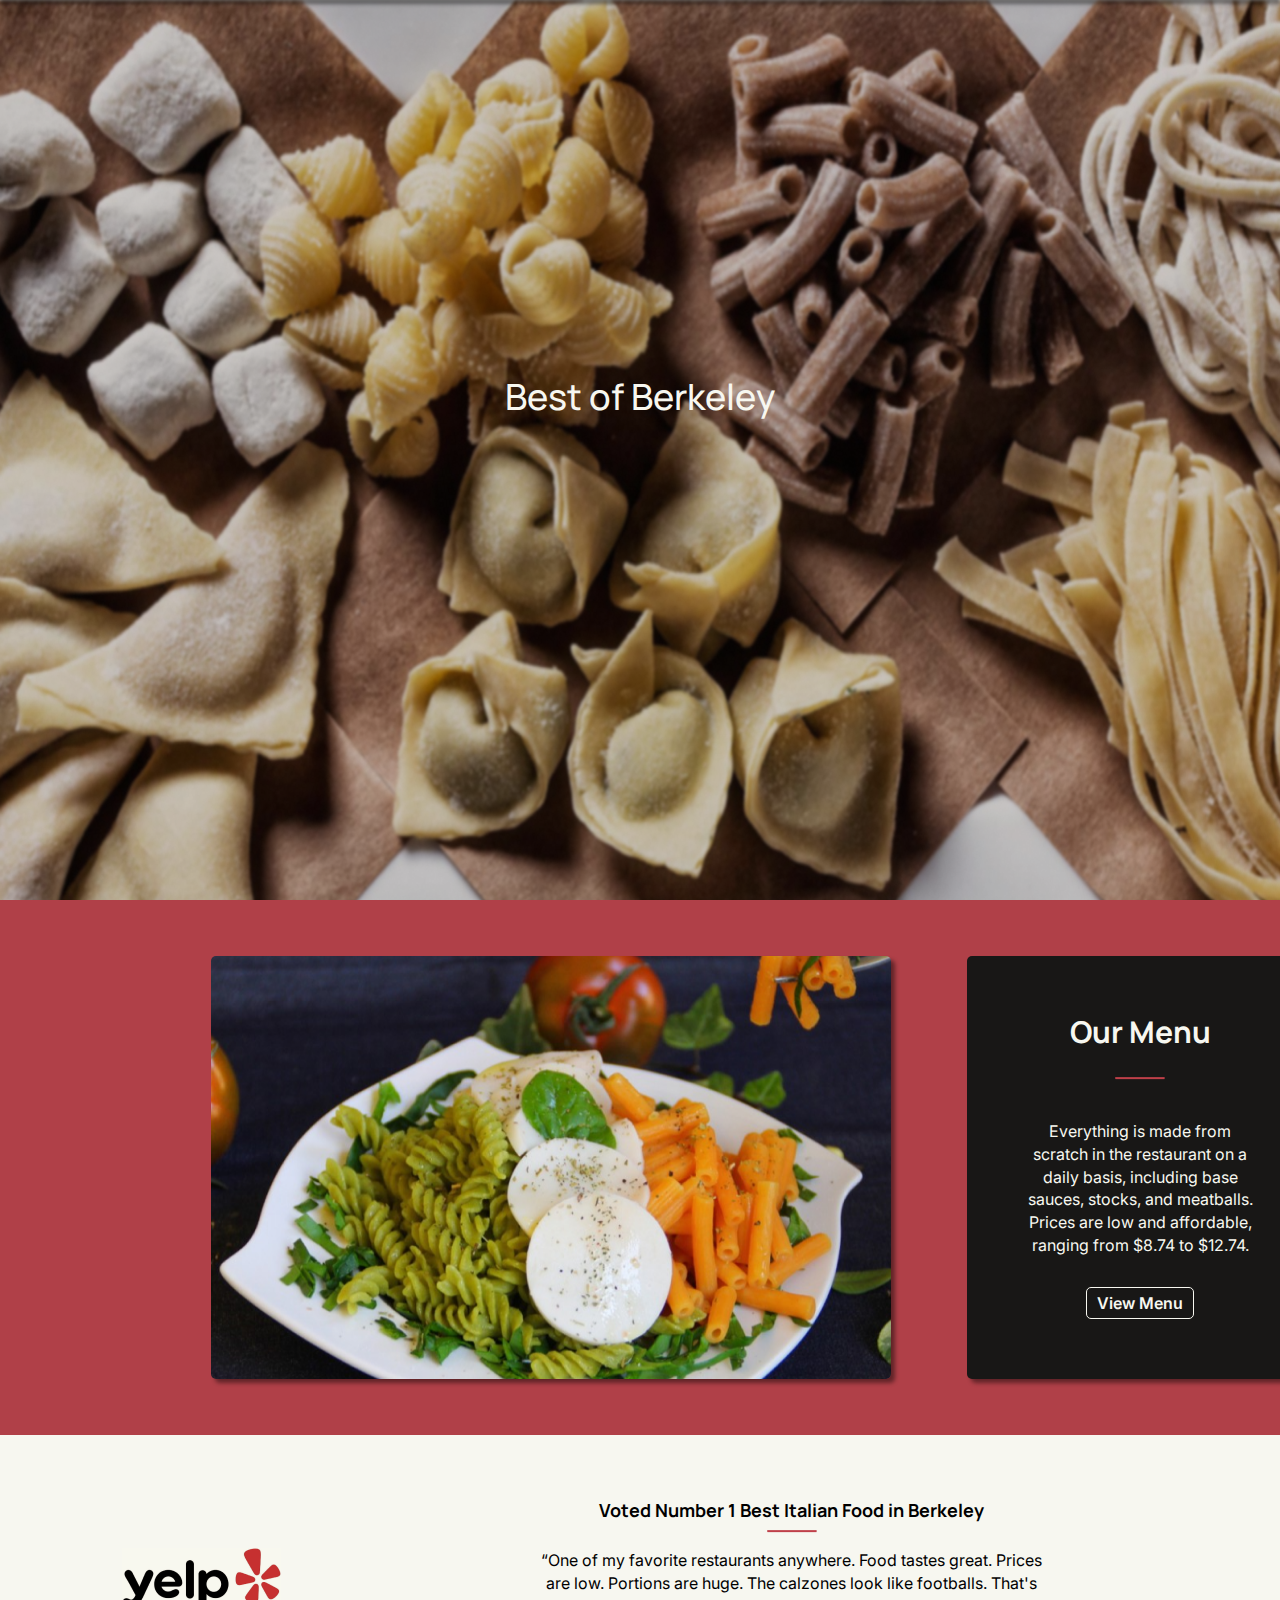
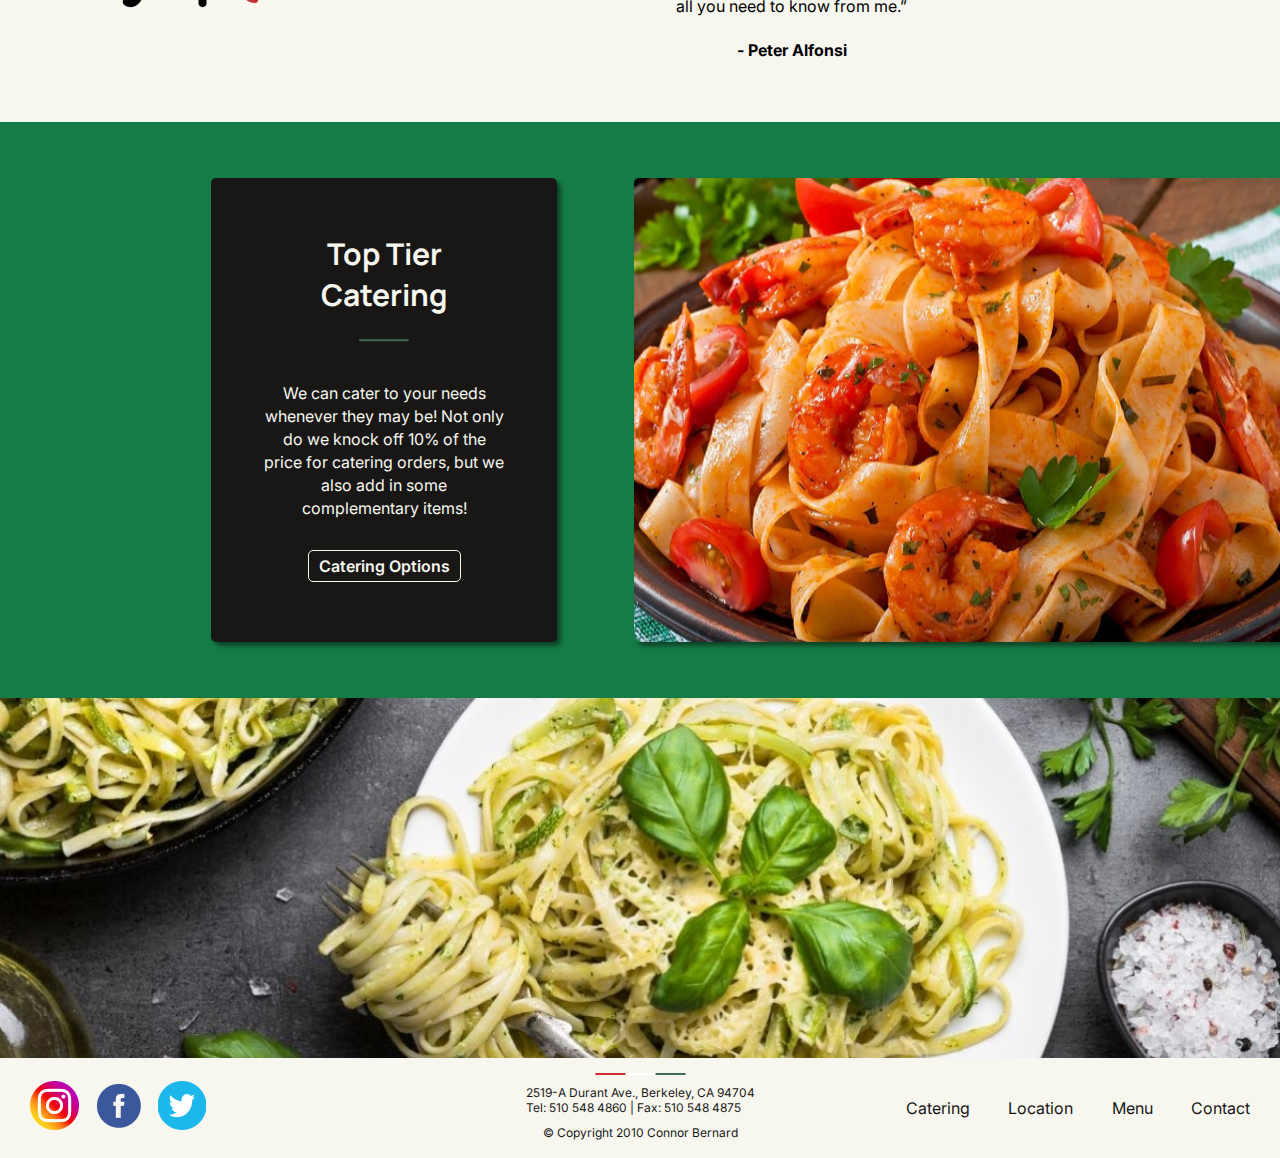
<file: index.html>
<!--
 - Copyright (c) 2022
 -
 - @summary Landing page
 - @author Connor Bernard <connorbernard@berkeley.edu>
 -
 -->

<!DOCTYPE html>
<html>
    <head>
        <!-- SET UP AND METADATA -->
        <meta charset="UTF-8" />
        <meta name="viewport" content="width=device-width, initial-scale=1.0" />
        <meta name="description" content="Gypsy's Website redesign by Connor Bernard" />
        <meta name="author" content="Connor Bernard" />
        <link rel="shortcut icon" type="image/x-icon" href="favicon.ico" />
        <link rel="stylesheet" type="text/css" href="./assets/css/landing.css" />
        <title>Gypsy's</title>
    </head>
    <body>
        <script src="./assets/js/landing.js" defer></script>
        <!-- HEADER -->
        <header>
            <a class="logo" href="./index.html">
                <div>
                    <img class="logoImg" src="./assets/img/logo.png" alt="logo" height="40px"/>
                    <div class="logoText">Gypsy's</div>
                </div>
            </a>
            <div class="navBar">
                <a class="navItem" href="./catering.html">Catering</a>
                <a class="navItem" href="./location.html">Location</a>
                <a class="navItem" href="./contact.html">Contact</a>
                <button class="navItem navButton"><a href="./menu.html">Menu</a></buttton>
            </div>
        </header>

        <!-- INITIAL VIEW ON LOAD -->
        <section id="landingImgSection">
            <img id="landingImg" src="./assets/img/landing.png" alt="picture of pastas" />
            <div id="landingOptions">
                <h1 id="landingTxt">Best of Berkeley</h1>
                <button id="landingButton"><a href="./menu.html">Order Now</a></button>
            </div>
            <img id="chevron" src="./assets/img/chevron.png" />
        </section>

        <!-- MENU NODE -->
        <section id="menuNode" class="splitNode">
            <img alt="Photo of pasta" src="./assets/img/tricolore.png" />
            <div class="splitNodeTextSection">
                <h2>Our Menu</h2>
                <img src="./assets/img/redLine.png" />
                <p>
                    Everything is made from scratch in the restaurant on a daily basis,
                    including base sauces, stocks, and meatballs.
                    Prices are low and affordable, ranging from $8.74 to $12.74.
                </p>
                <button><a href="./menu.html">View Menu</a></button>
            </div>
        </section>

        <!-- QUOTE NODE -->
        <section id="quoteNode">
            <img alt="yelp logo" src="./assets/img/yelp.png" />
            <div id="review">
                <h3>Voted Number 1 Best Italian Food in Berkeley</h3>
                <img src="./assets/img/redLine.png" />
                <p>
                    “One of my favorite restaurants anywhere. Food tastes great.
                    Prices are low. Portions are huge. The calzones look like
                    footballs. That's all you need to know from me.”
                </p>
                <p id="signature">
                    - Peter Alfonsi
                </p>
            </div>
            <img src="./assets/img/snackpass.png" />
        </section>

        <!-- CATERING NODE -->
        <section id="cateringNode" class="splitNode">
            <div class="splitNodeTextSection">
                <h2>Top Tier Catering</h2>
                <img src="./assets/img/greenLine.png" />
                <p>
                    We can cater to your needs whenever they may be!
                    Not only do we knock off 10% of the price for catering orders,
                    but we also add in some complementary items!
                </p>
                <button><a href="./catering.html">Catering Options</a></button>
            </div>
            <img alt="Photo of pasta" src="./assets/img/parp.png" />
        </section>

        <!-- Image Node -->
        <section id="imageNode">
        </section>

        <!-- FOOTER -->
        <footer>
            <div class="socials">
                <a><img alt="instagram" src="./assets/img/instagram.png" /></a>
                <a><img alt="facebook" src="./assets/img/facebook.png" /></a>
                <a><img alt="twitter" src="./assets/img/twitter.png" /></a>
            </div>
            <div class="footerInfo">
                <img src="./assets/img/footerDivider.png" />
                <div class="footerContactInfo">
                    2519-A Durant Ave., Berkeley, CA 94704 <br />
                    Tel: 510 548 4860 | Fax: 510 548 4875
                </div>
                <div class="copyright">
                    © Copyright 2010 Connor Bernard
                </div>
            </div>
            <div class="footerLinks">
                <a class="footerLink" href="./catering.html">Catering</a>
                <a class="footerLink" href="./location.html">Location</a>
                <a class="footerLink" href="./menu.html">Menu</a>
                <a class="footerLink" href="./contact.html">Contact</a>
            </div>
        </footer>
    </body>
</html>
</file>
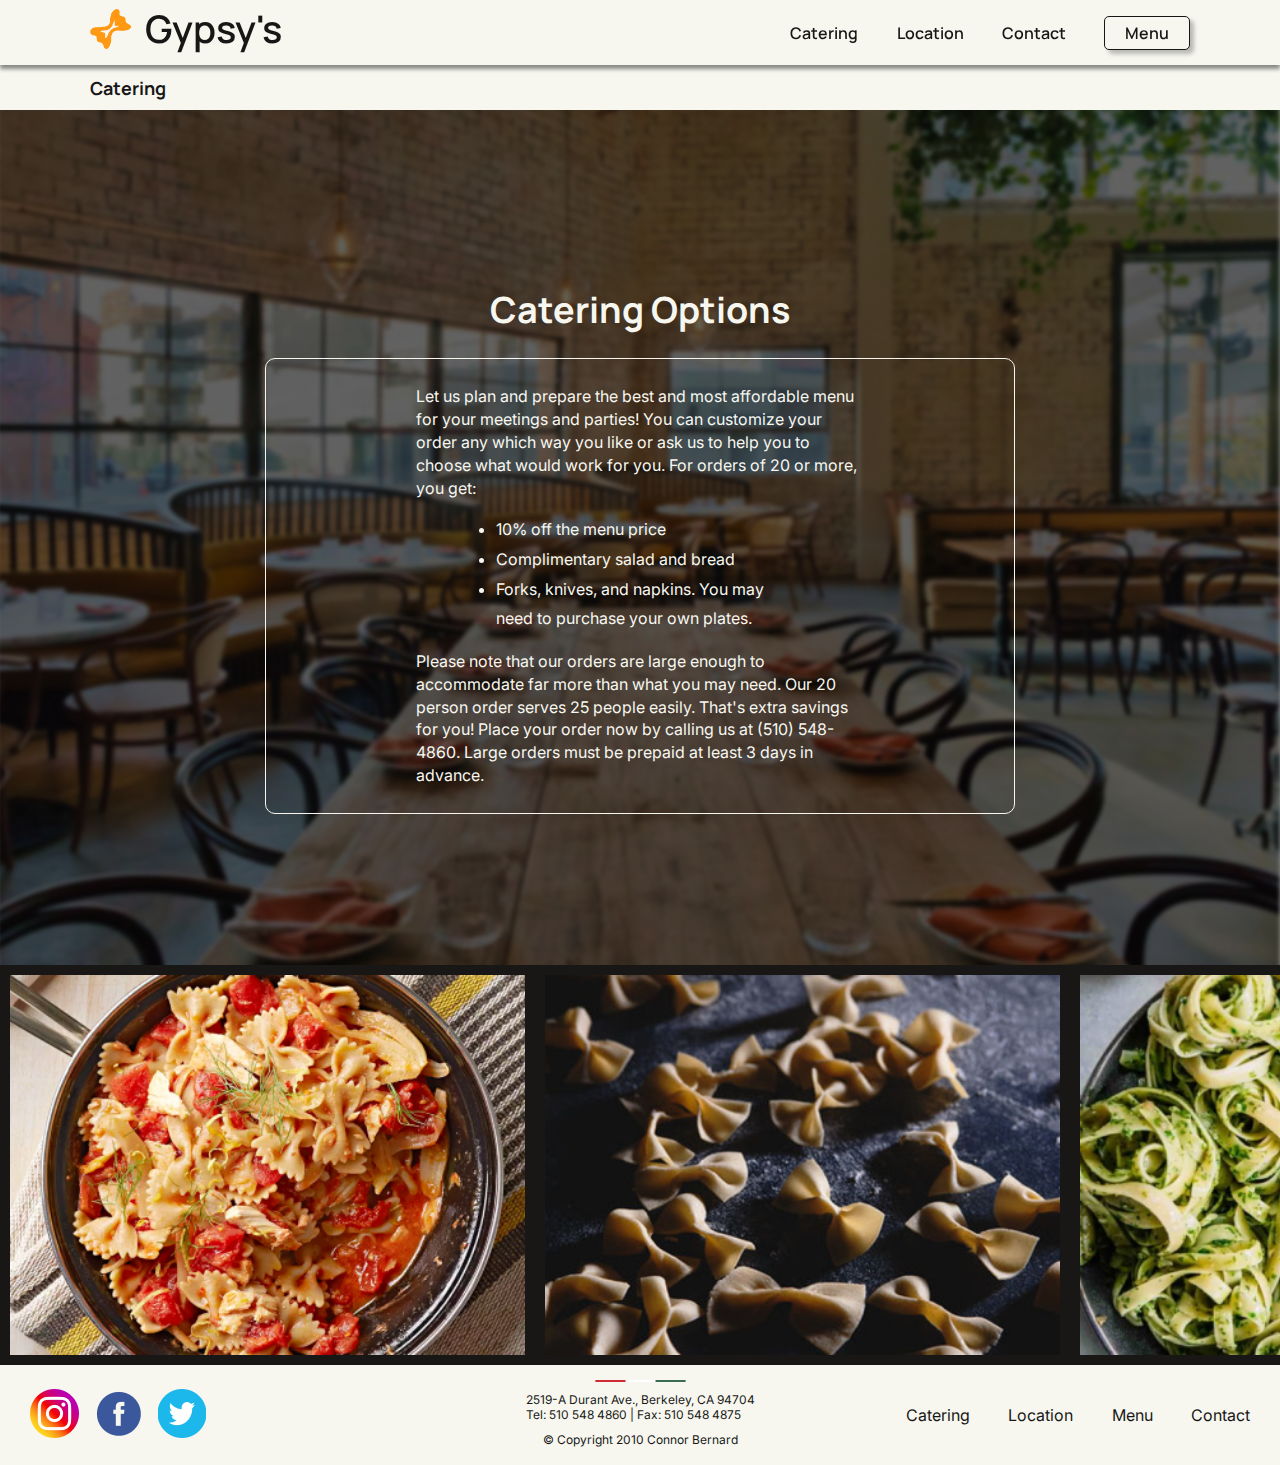
<file: catering.html>
<!--
 - Copyright (c) 2022
 -
 - @summary Catering page
 - @author Connor Bernard <connorbernard@berkeley.edu>
 -
 -->

<!DOCTYPE html>
<html>
    <head>
        <!-- SET UP AND METADATA -->
        <meta charset="UTF-8" />
        <meta name="viewport" content="width=device-width, initial-scale=1.0" />
        <meta name="description" content="Gypsy's Website redesign by Connor Bernard" />
        <meta name="author" content="Connor Bernard" />
        <link rel="shortcut icon" type="image/x-icon" href="favicon.ico" />
        <link rel="stylesheet" type="text/css" href="./assets/css/catering.css" />
        <title>Gypsy's</title>
    </head>
    <body>
        <!-- HEADER -->
        <header>
            <a class="logo" href="./index.html">
                <div>
                    <img class="logoImg" src="./assets/img/logo.png" alt="logo" height="40px"/>
                    <div class="logoText">Gypsy's</div>
                </div>
            </a>
            <div class="navBar">
                <a class="navItem" href="./catering.html">Catering</a>
                <a class="navItem" href="./location.html">Location</a>
                <a class="navItem" href="./contact.html">Contact</a>
                <button class="navItem navButton"><a href="./menu.html">Menu</a></buttton>
            </div>
        </header>
        <div class="headerOffset"></div>

        <!-- PAGE TITLE -->
        <section class="pageTitle">
            <h3>Catering</h3>
        </section>

        <!-- CATERING NODE -->
        <section id="cateringBody">
            <h1>Catering Options</h1>
            <div id="bodyText">
                <p>
                    Let us plan and prepare the best and most affordable menu for your meetings and parties!
                    You can customize your order any which way you like or ask us to help you to choose what
                    would work for you. For orders of 20 or more, you get:
                </p>
                <ul>
                    <li>10% off the menu price</li>
                    <li>Complimentary salad and bread</li>
                    <li>Forks, knives, and napkins. You may need to purchase your own plates.</li>
                </ul>
                <p>
                    Please note that our orders are large enough to accommodate far more than what you may need.
                    Our 20 person order serves 25 people easily. That's extra savings for you!
                    Place your order now by calling us at (510) 548-4860. Large orders must be prepaid at
                    least 3 days in advance.
                </p>
            </div>
        </section>

        <!-- BOTTOM IMAGES NODE -->
        <section id="bottomImgNode">
            <img src="./assets/img/cateringImg1.png" />
            <img src="./assets/img/cateringImg2.png" />
            <img src="./assets/img/cateringImg3.png" />
        </section>

        <!-- FOOTER -->
        <footer>
            <div class="socials">
                <a><img alt="instagram" src="./assets/img/instagram.png" /></a>
                <a><img alt="facebook" src="./assets/img/facebook.png" /></a>
                <a><img alt="twitter" src="./assets/img/twitter.png" /></a>
            </div>
            <div class="footerInfo">
                <img src="./assets/img/footerDivider.png" />
                <div class="footerContactInfo">
                    2519-A Durant Ave., Berkeley, CA 94704 <br />
                    Tel: 510 548 4860 | Fax: 510 548 4875
                </div>
                <div class="copyright">
                    © Copyright 2010 Connor Bernard
                </div>
            </div>
            <div class="footerLinks">
                <a class="footerLink" href="./catering.html">Catering</a>
                <a class="footerLink" href="./location.html">Location</a>
                <a class="footerLink" href="./menu.html">Menu</a>
                <a class="footerLink" href="./contact.html">Contact</a>
            </div>
        </footer>
    </body>
</html>
</file>
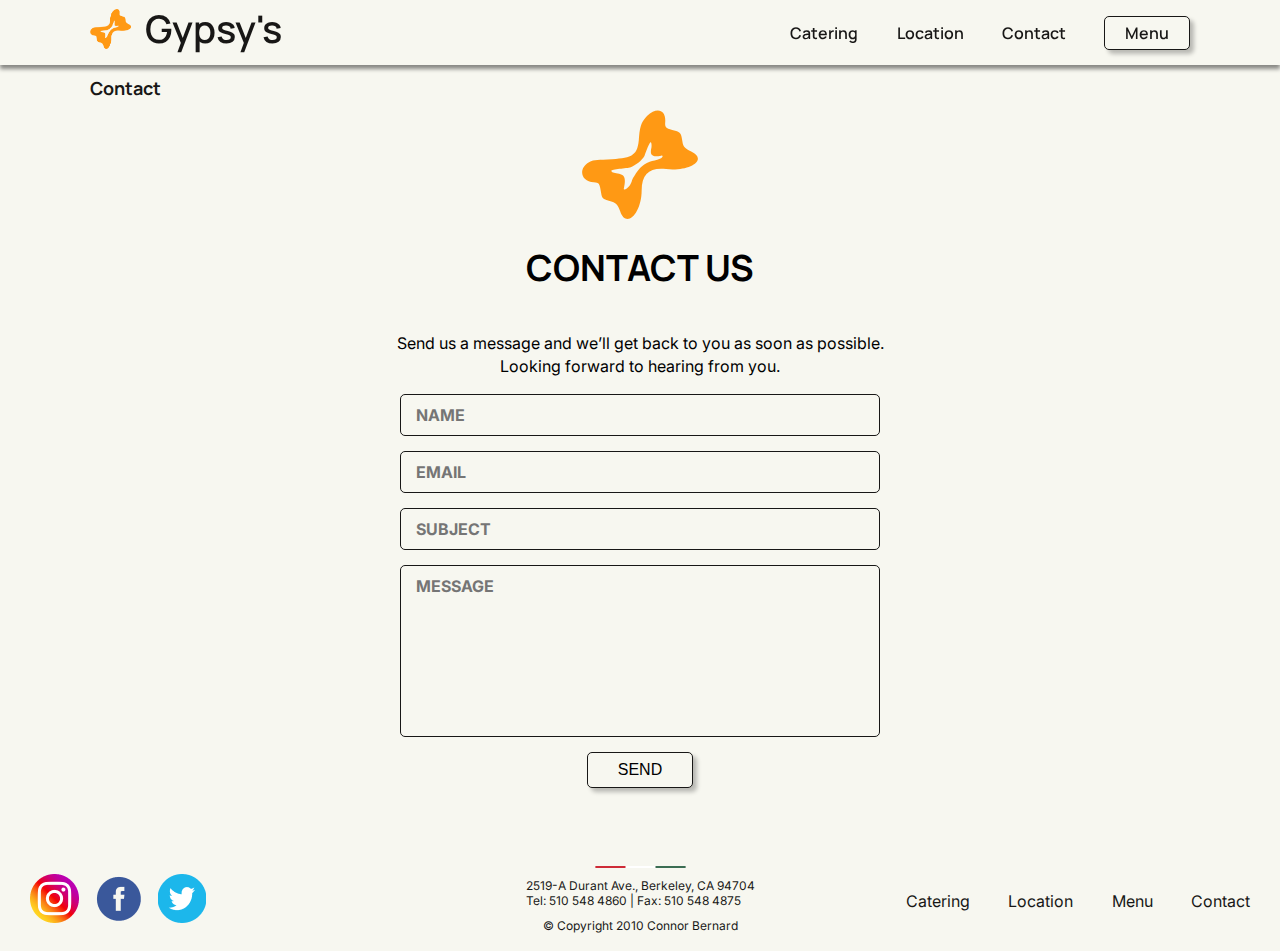
<file: contact.html>
<!--
 - Copyright (c) 2022
 -
 - @summary Contact page
 - @author Connor Bernard <connorbernard@berkeley.edu>
 -
 -->

<!DOCTYPE html>
<html>
    <head>
        <!-- SET UP AND METADATA -->
        <meta charset="UTF-8" />
        <meta name="viewport" content="width=device-width, initial-scale=1.0" />
        <meta name="description" content="Gypsy's Website redesign by Connor Bernard" />
        <meta name="author" content="Connor Bernard" />
        <link rel="shortcut icon" type="image/x-icon" href="favicon.ico" />
        <link rel="stylesheet" type="text/css" href="./assets/css/contact.css" />
        <title>Gypsy's</title>
    </head>
    <body>
        <script src="./assets/js/contact.js" defer></script>
        <script src="https://www.google.com/recaptcha/api.js"></script>
        <!-- HEADER -->
        <header>
            <a class="logo" href="./index.html">
                <div>
                    <img class="logoImg" src="./assets/img/logo.png" alt="logo" height="40px"/>
                    <div class="logoText">Gypsy's</div>
                </div>
            </a>
            <div class="navBar">
                <a class="navItem" href="./catering.html">Catering</a>
                <a class="navItem" href="./location.html">Location</a>
                <a class="navItem" href="./contact.html">Contact</a>
                <button class="navItem navButton"><a href="./menu.html">Menu</a></buttton>
            </div>
        </header>
        <div class="headerOffset"></div>

        <!-- PAGE TITLE -->
        <section class="pageTitle">
            <h3>Contact</h3>
        </section>

        <!-- CONTACT NODE -->
        <section id="contactNode">
            <embed src="./assets/img/logo.svg"></embed>
            <h1>CONTACT US</h1>
            <p>
                Send us a message and we’ll get back to you as soon as possible.<br />
                Looking forward to hearing from you.
            </p>
            <form id="contactForm" action="./assets/php/formHandler.php" method="POST">
                <input type="text" name="name" placeholder="NAME" required />
                <input type="text" name="email" placeholder="EMAIL" required />
                <input type="text" name="subject" placeholder="SUBJECT" required />
                <textarea id="messageEntry" name="message" rows="4" cols="50" placeholder="MESSAGE" required></textarea>
                <button id="submitButton" class="navButton" data-sitekey="reCAPTCHA_site_key"
                data-callback='onSubmit' data-action='submit'>SEND</button>
            </form>
        </section>

        <!-- FOOTER -->
        <footer>
            <div class="socials">
                <a><img alt="instagram" src="./assets/img/instagram.png" /></a>
                <a><img alt="facebook" src="./assets/img/facebook.png" /></a>
                <a><img alt="twitter" src="./assets/img/twitter.png" /></a>
            </div>
            <div class="footerInfo">
                <img src="./assets/img/footerDivider.png" />
                <div class="footerContactInfo">
                    2519-A Durant Ave., Berkeley, CA 94704 <br />
                    Tel: 510 548 4860 | Fax: 510 548 4875
                </div>
                <div class="copyright">
                    © Copyright 2010 Connor Bernard
                </div>
            </div>
            <div class="footerLinks">
                <a class="footerLink" href="./catering.html">Catering</a>
                <a class="footerLink" href="./location.html">Location</a>
                <a class="footerLink" href="./menu.html">Menu</a>
                <a class="footerLink" href="./contact.html">Contact</a>
            </div>
        </footer>
    </body>
</html>
</file>
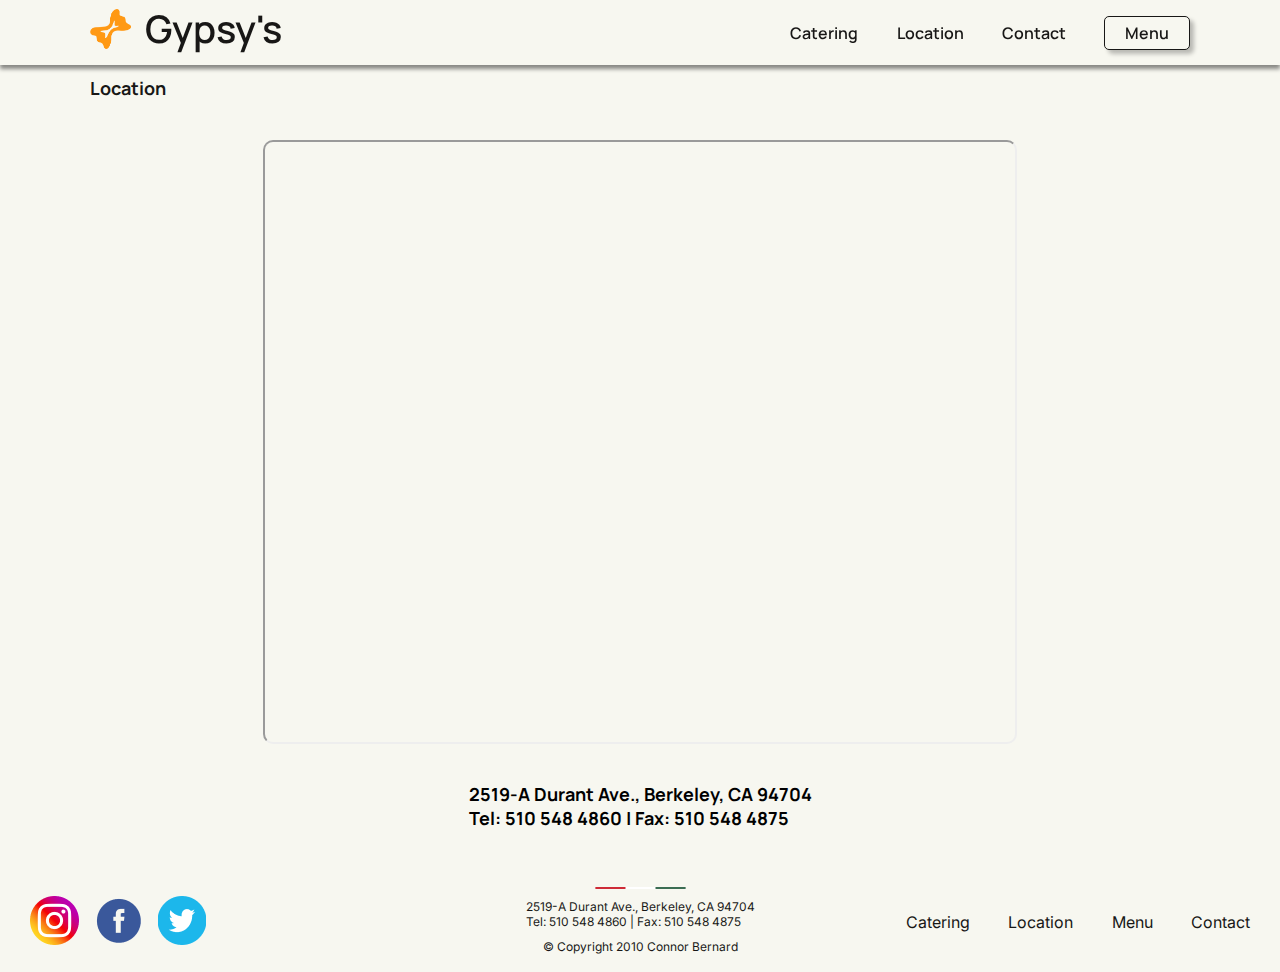
<file: location.html>
<!--
 - Copyright (c) 2022
 -
 - @summary Location page
 - @author Connor Bernard <connorbernard@berkeley.edu>
 -
 -->

<!DOCTYPE html>
<html>
    <head>
        <!-- SET UP AND METADATA -->
        <meta charset="UTF-8" />
        <meta name="viewport" content="width=device-width, initial-scale=1.0" />
        <meta name="description" content="Gypsy's Website redesign by Connor Bernard" />
        <meta name="author" content="Connor Bernard" />
        <link rel="shortcut icon" type="image/x-icon" href="favicon.ico" />
        <link rel="stylesheet" type="text/css" href="./assets/css/location.css" />
        <title>Gypsy's</title>
    </head>
    <body>
        <!-- HEADER -->
        <header>
            <a class="logo" href="./index.html">
                <div>
                    <img class="logoImg" src="./assets/img/logo.png" alt="logo" height="40px"/>
                    <div class="logoText">Gypsy's</div>
                </div>
            </a>
            <div class="navBar">
                <a class="navItem" href="./catering.html">Catering</a>
                <a class="navItem" href="./location.html">Location</a>
                <a class="navItem" href="./contact.html">Contact</a>
                <button class="navItem navButton"><a href="./menu.html">Menu</a></buttton>
            </div>
        </header>
        <div class="headerOffset"></div>

        <!-- PAGE TITLE -->
        <section class="pageTitle">
            <h3>Location</h3>
        </section>

        <!-- MAP NODE -->
        <section id="map">
            <iframe src="https://maps.google.com/maps?q=gypsy's%20trat&t=&z=17&ie=UTF8&iwloc=&output=embed"></iframe>
            <h3>
                2519-A Durant Ave., Berkeley, CA 94704<br />
                Tel: 510 548 4860 | Fax: 510 548 4875
            </h3>
        </section>

        <!-- FOOTER -->
        <footer>
            <div class="socials">
                <a><img alt="instagram" src="./assets/img/instagram.png" /></a>
                <a><img alt="facebook" src="./assets/img/facebook.png" /></a>
                <a><img alt="twitter" src="./assets/img/twitter.png" /></a>
            </div>
            <div class="footerInfo">
                <img src="./assets/img/footerDivider.png" />
                <div class="footerContactInfo">
                    2519-A Durant Ave., Berkeley, CA 94704 <br />
                    Tel: 510 548 4860 | Fax: 510 548 4875
                </div>
                <div class="copyright">
                    © Copyright 2010 Connor Bernard
                </div>
            </div>
            <div class="footerLinks">
                <a class="footerLink" href="./catering.html">Catering</a>
                <a class="footerLink" href="./location.html">Location</a>
                <a class="footerLink" href="./menu.html">Menu</a>
                <a class="footerLink" href="./contact.html">Contact</a>
            </div>
        </footer>
    </body>
</html>
</file>
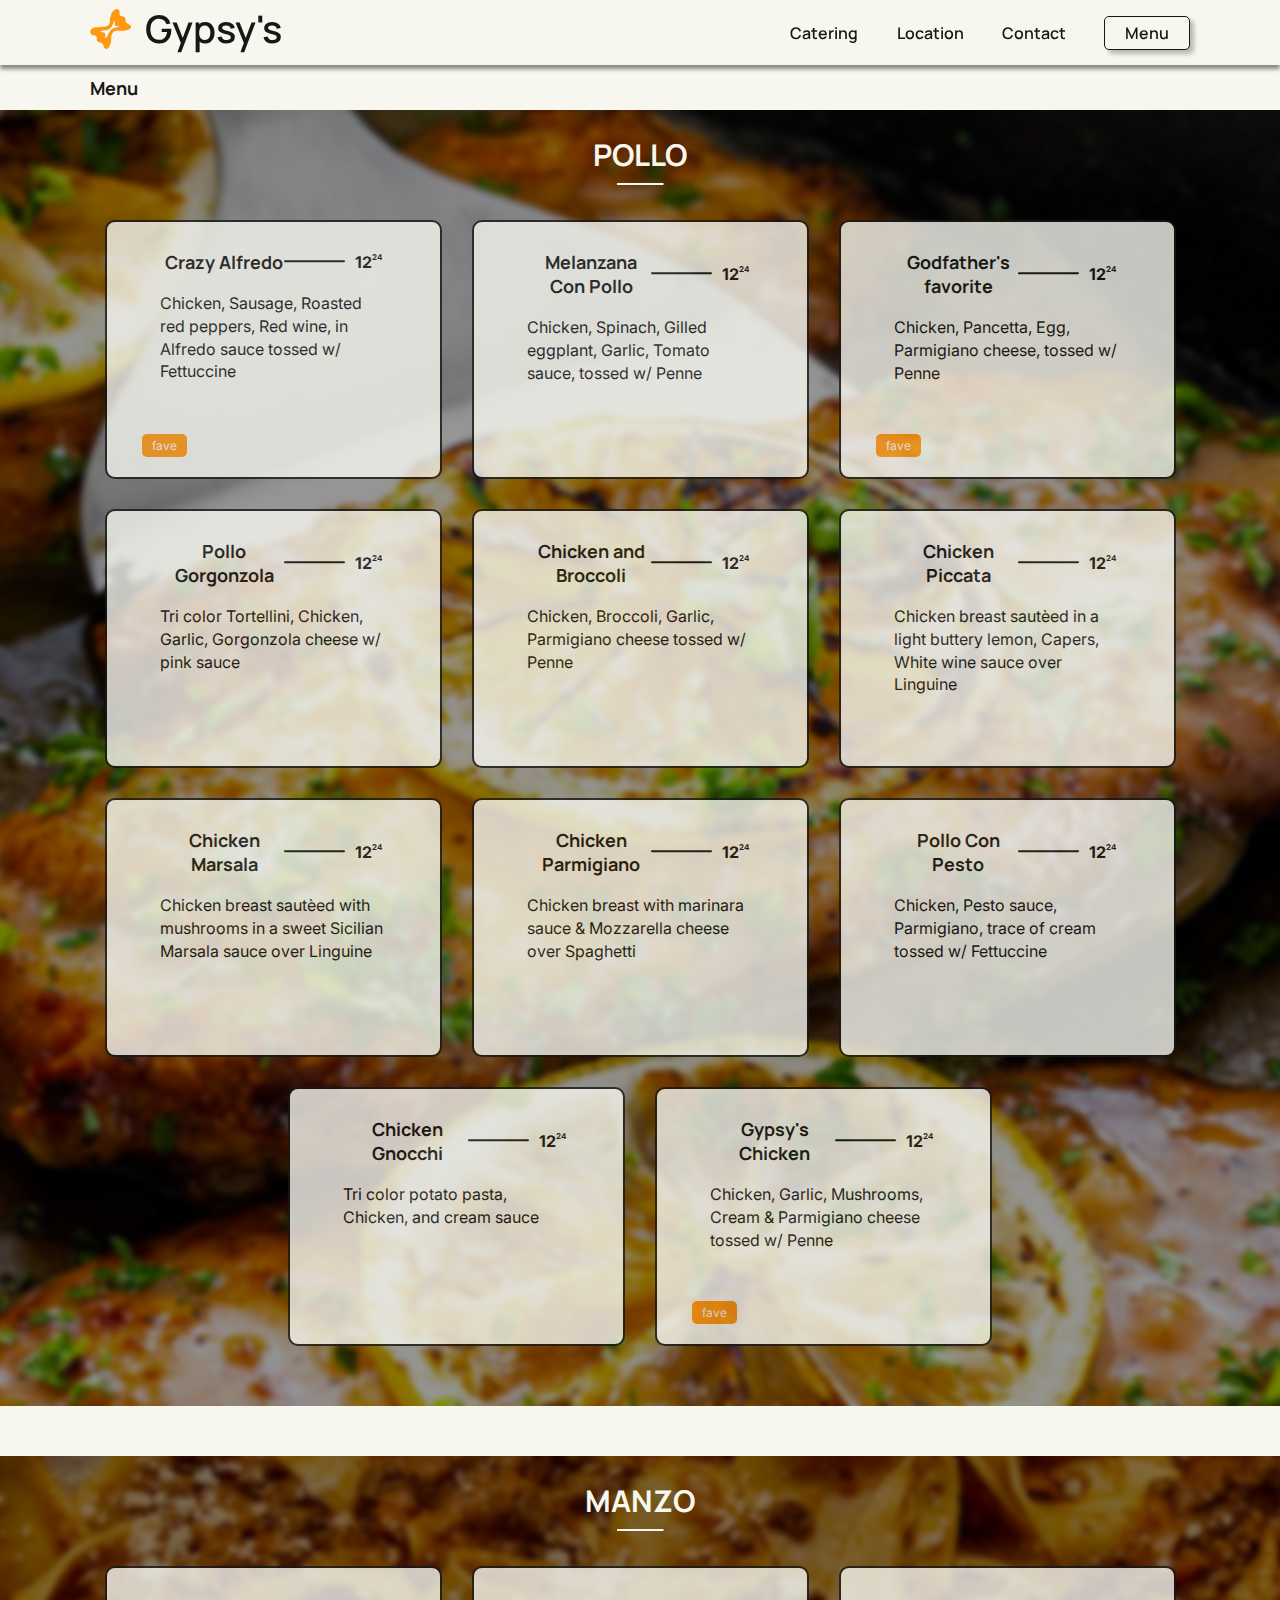
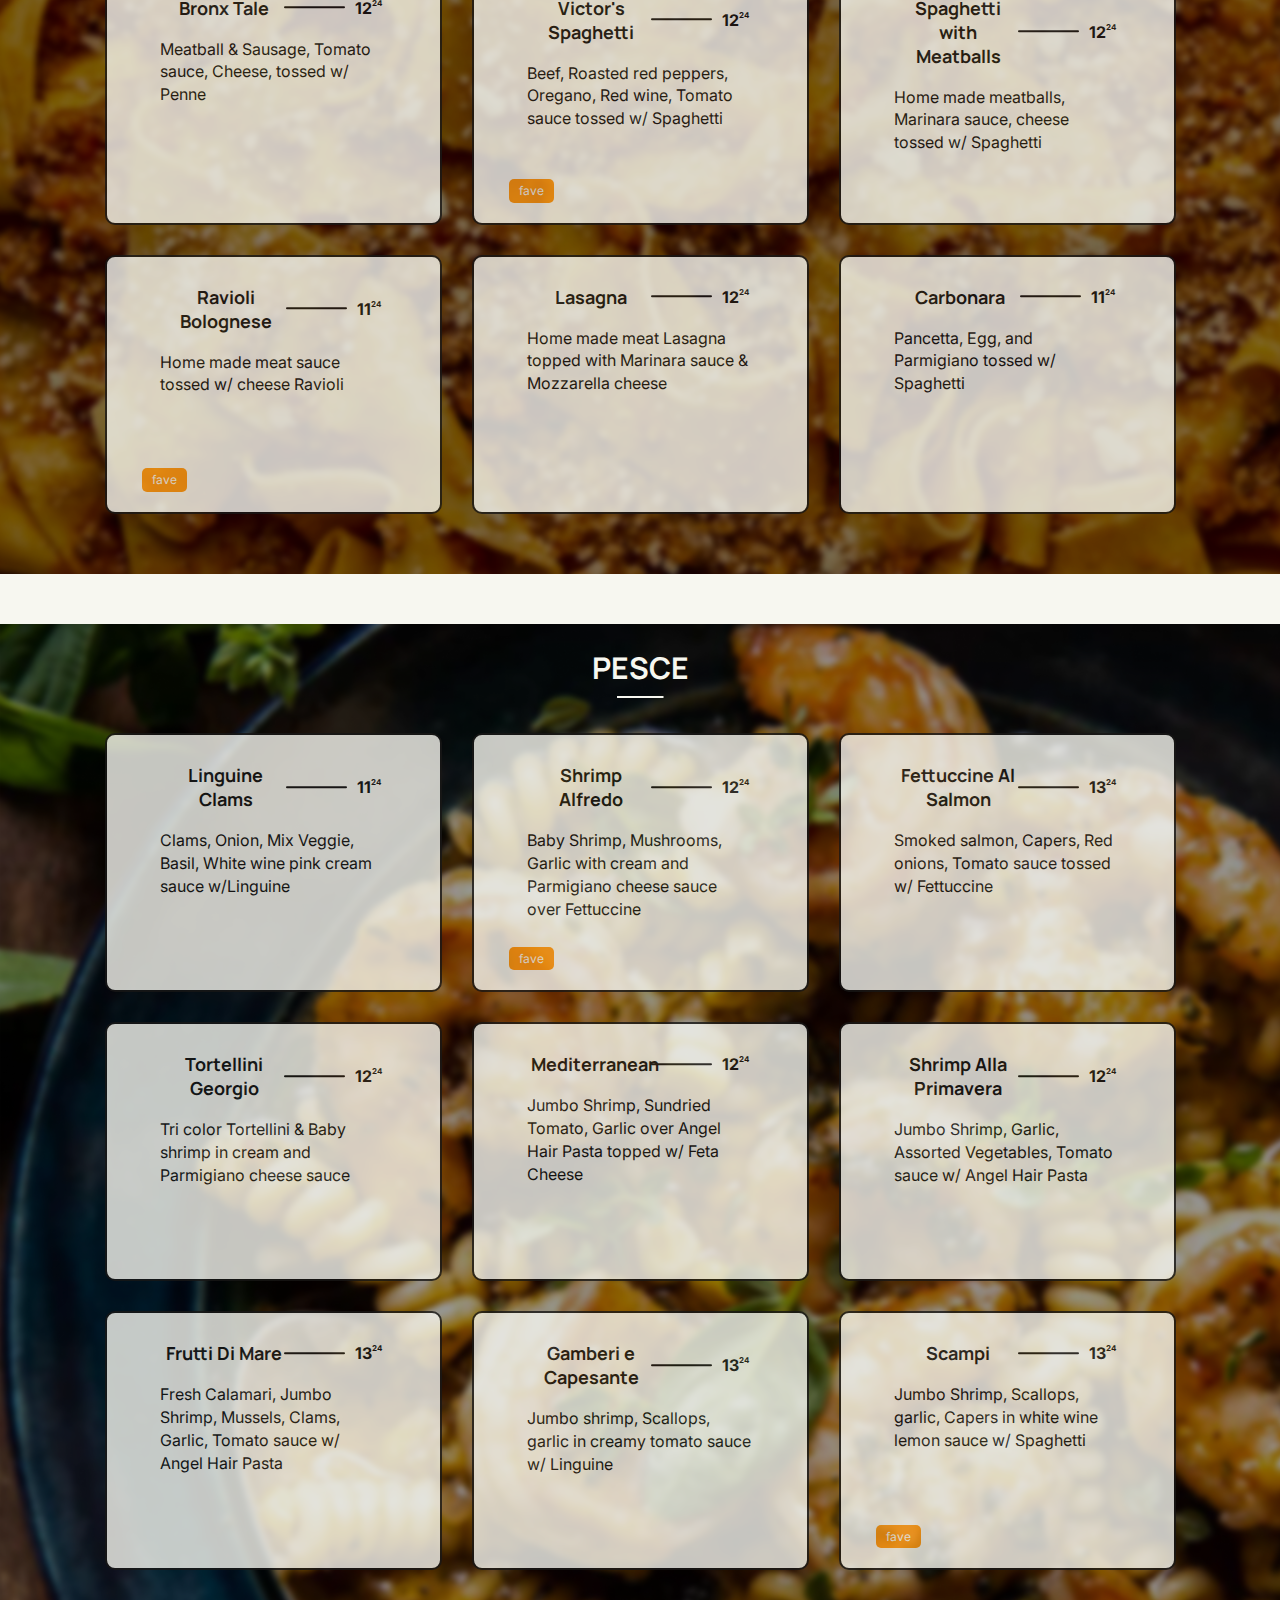
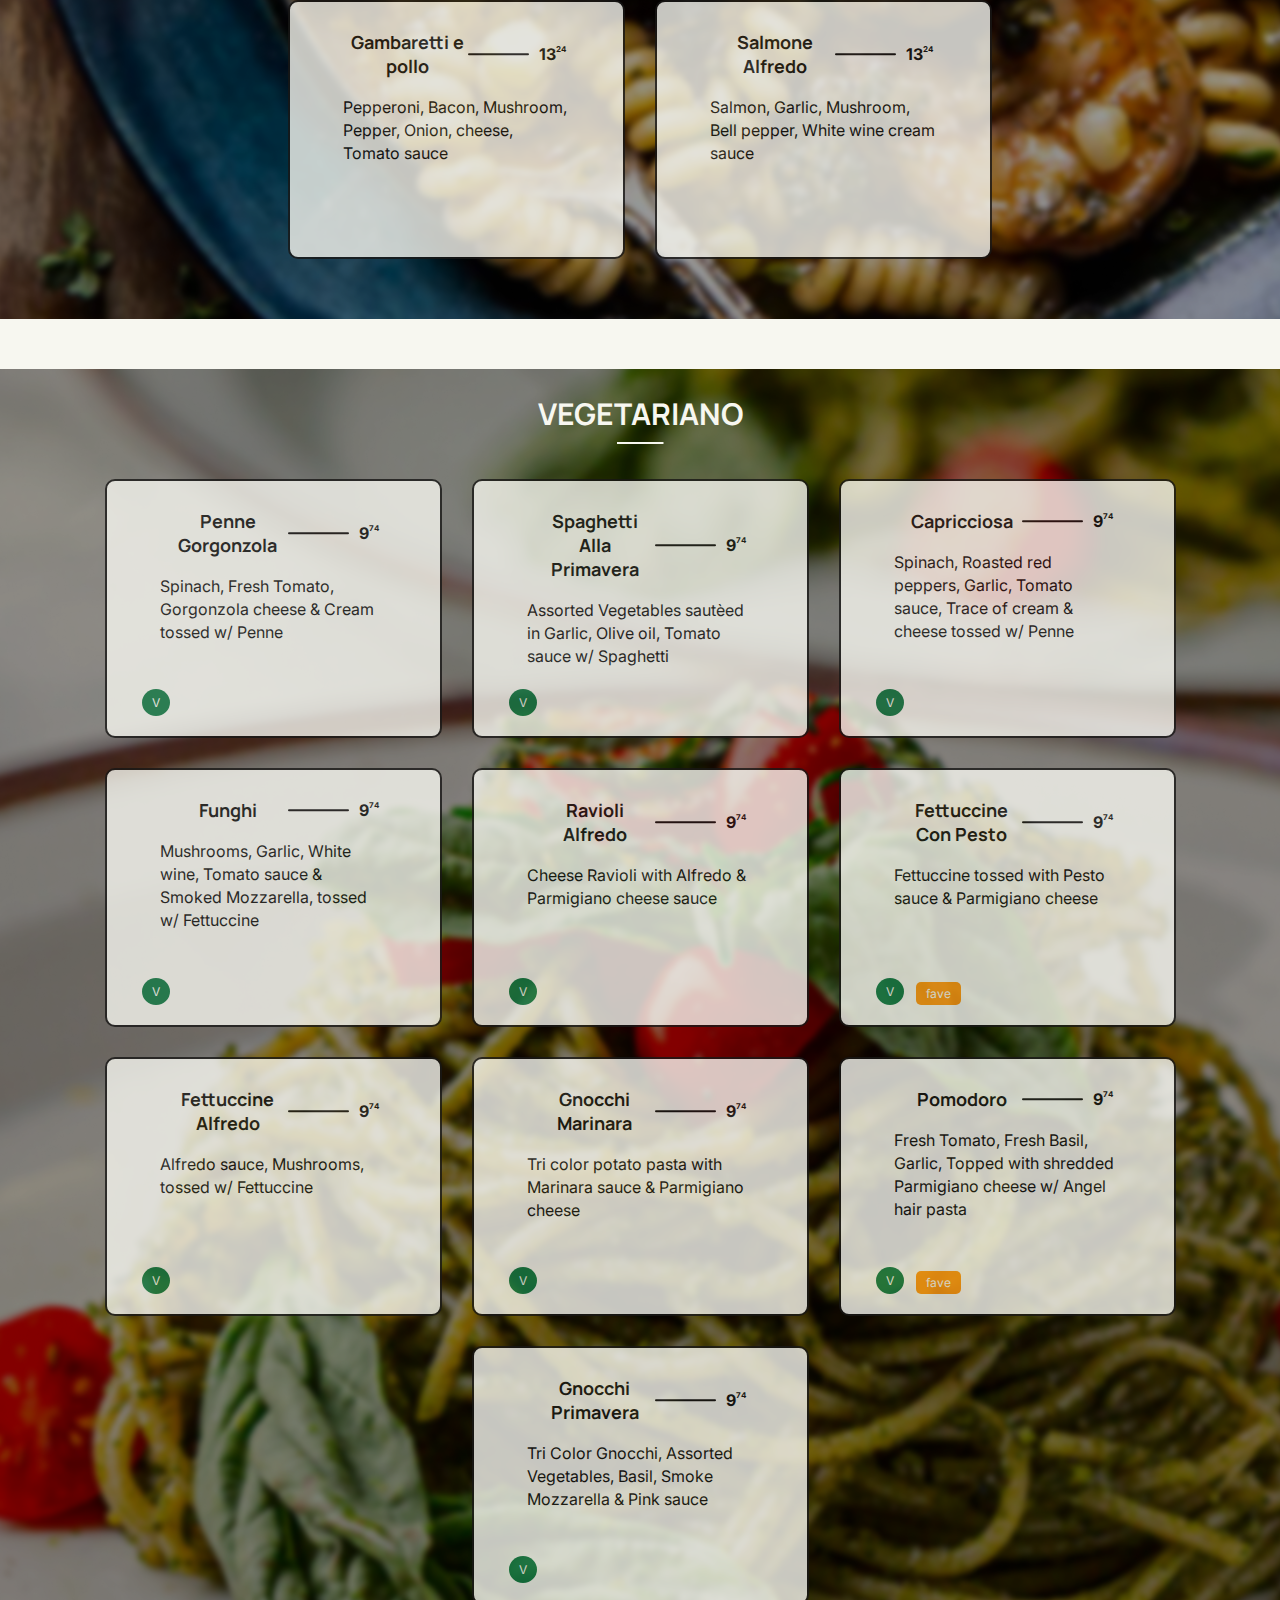
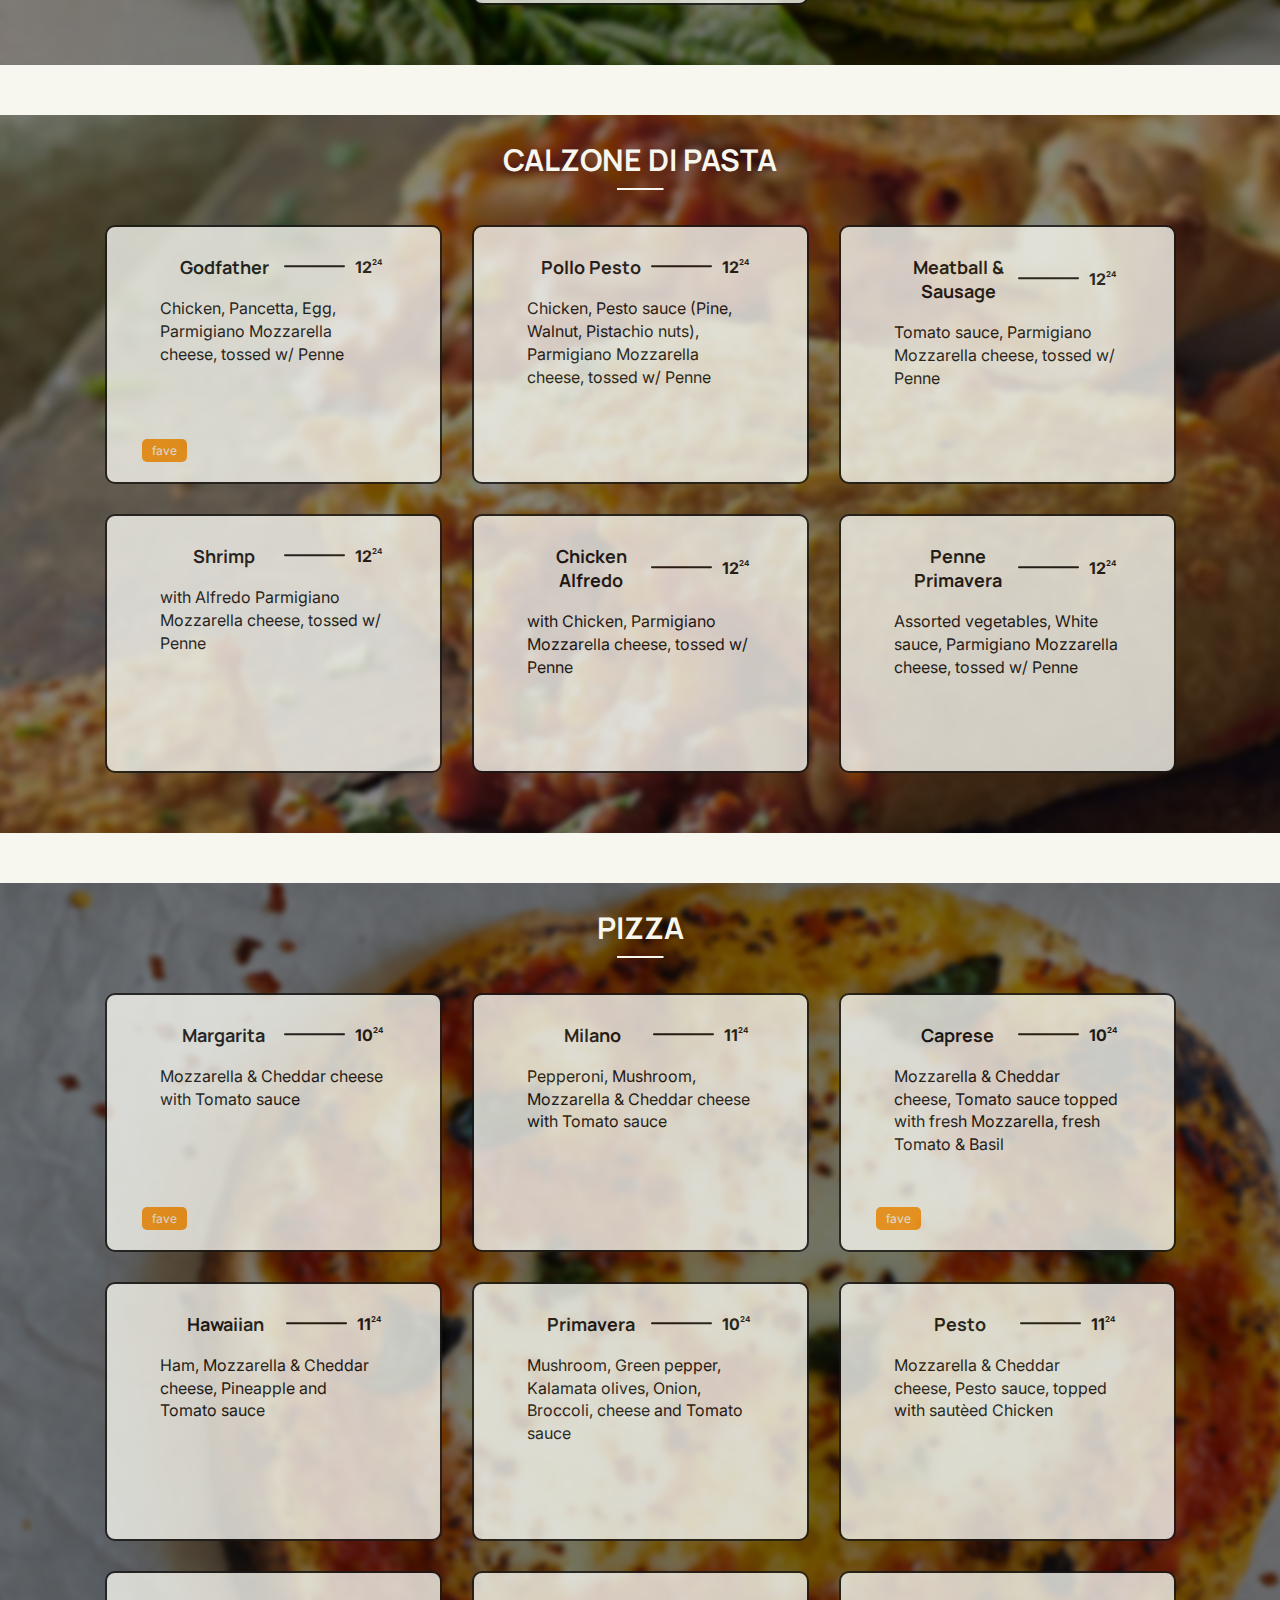
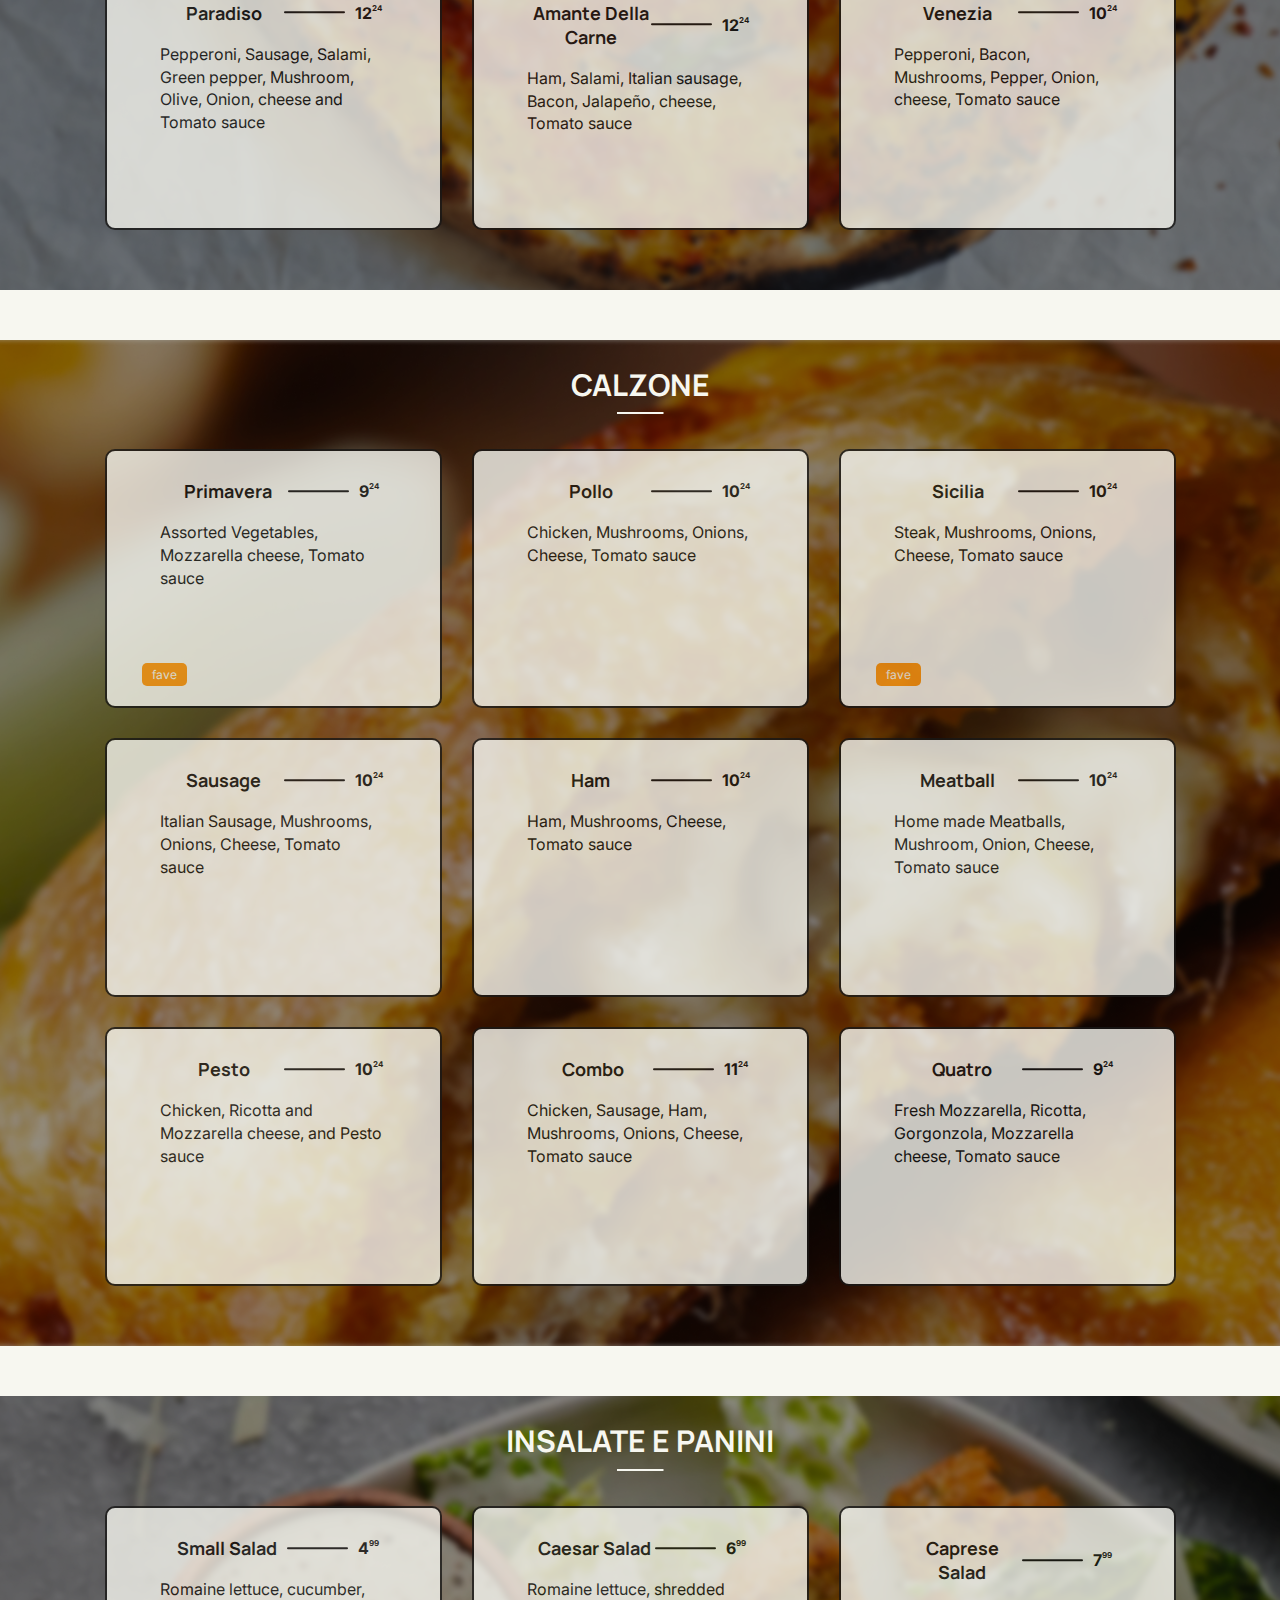
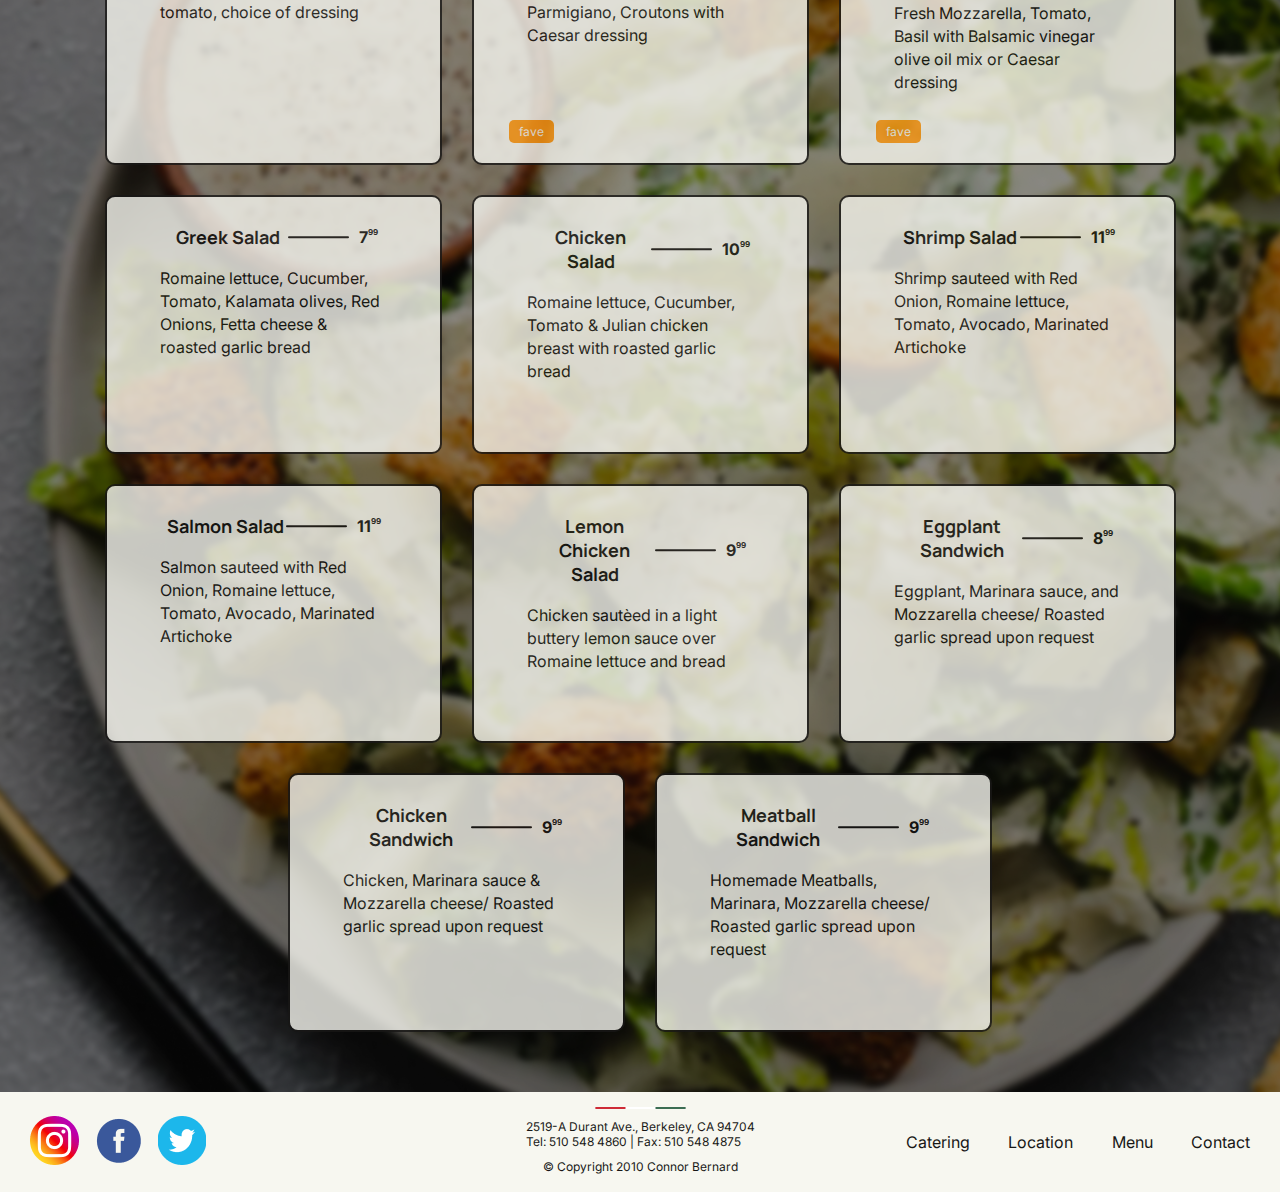
<file: menu.html>
<!--
 - Copyright (c) 2022
 -
 - @summary Menu page
 - @author Connor Bernard <connorbernard@berkeley.edu>
 -
 -->

<!DOCTYPE html>
<html>
    <head>
        <!-- SET UP AND METADATA -->
        <meta charset="UTF-8" />
        <meta name="viewport" content="width=device-width, initial-scale=1.0" />
        <meta name="description" content="Gypsy's Website redesign by Connor Bernard" />
        <meta name="author" content="Connor Bernard" />
        <link rel="shortcut icon" type="image/x-icon" href="favicon.ico" />
        <link rel="stylesheet" type="text/css" href="./assets/css/menu.css" />
        <title>Gypsy's</title>
    </head>
    <body>
        <script src="./assets/js/menu.js" defer></script>

        <!-- HEADER -->
        <header>
            <a class="logo" href="./index.html">
                <div>
                    <img class="logoImg" src="./assets/img/logo.png" alt="logo" height="40px"/>
                    <div class="logoText">Gypsy's</div>
                </div>
            </a>
            <div class="navBar">
                <a class="navItem" href="./catering.html">Catering</a>
                <a class="navItem" href="./location.html">Location</a>
                <a class="navItem" href="./contact.html">Contact</a>
                <button class="navItem navButton"><a href="./menu.html">Menu</a></buttton>
            </div>
        </header>
        <div class="headerOffset"></div>

        <!-- PAGE TITLE -->
        <section class="pageTitle">
            <h3>Menu</h3>
        </section>

        <!-- TEMPLATE -->
        <template menuNodeTemplate>
            <section class="menuNode">
                <div class="protein">
                    <h2></h2>
                    <svg width="47" height="2" viewBox="0 0 47 2" fill="none" xmlns="http://www.w3.org/2000/svg">
                        <path d="M0 1H46.5" stroke="#F7F7F0" stroke-width="2"/>
                    </svg>
                </div>
                <div class="menuItems">
                    <template menuItemTemplate>
                        <div class="item">
                            <div class="itemHead">
                                <h3></h3>
                                <svg width="61" height="3" viewBox="0 0 61 3" fill="none" xmlns="http://www.w3.org/2000/svg">
                                    <path d="M1 1.36841L60 1.3684" stroke="#191716" stroke-width="2" stroke-linecap="round"/>
                                </svg>
                                <div class="price">
                                    <div class="dollar"></div>
                                    <div class="cents"></div>
                                </div>
                            </div>
                            <div class="itemDescription">
                                <p></p>
                            </div>
                            <div class="modifiers">
                                <template modifier>
                                    <div class="modifier">
                                        <p></p>
                                    </div>
                                </template>
                            </div>
                        </div>
                    </template>
                </div>
            </section>
        </template>

        <!-- MENU -->
        <div menu></div>

        <!-- FOOTER -->
        <footer>
            <div class="socials">
                <a><img alt="instagram" src="./assets/img/instagram.png" /></a>
                <a><img alt="facebook" src="./assets/img/facebook.png" /></a>
                <a><img alt="twitter" src="./assets/img/twitter.png" /></a>
            </div>
            <div class="footerInfo">
                <img src="./assets/img/footerDivider.png" />
                <div class="footerContactInfo">
                    2519-A Durant Ave., Berkeley, CA 94704 <br />
                    Tel: 510 548 4860 | Fax: 510 548 4875
                </div>
                <div class="copyright">
                    © Copyright 2010 Connor Bernard
                </div>
            </div>
            <div class="footerLinks">
                <a class="footerLink" href="./catering.html">Catering</a>
                <a class="footerLink" href="./location.html">Location</a>
                <a class="footerLink" href="./menu.html">Menu</a>
                <a class="footerLink" href="./contact.html">Contact</a>
            </div>
        </footer>
    </body>
</html>
</file>
<file: assets/css/landing.css>
/**
 * Copyright (c) 2022
 *
 * @summary Landing page styling
 * @author Connor Bernard <connorbernard@berkeley.edu>
 *
 */

@import "./style.css";

/* -- SET UP -- */
:root{
    --landing-text-load-time:600ms;
    --landing-button-load-delay:var(--landing-text-load-time);
    --landing-button-load-time:600ms;
    --header-delay-time:calc(var(--landing-text-load-time) + var(--landing-button-load-time));
    --header-load-time:800ms;
    --scroll-delay-time:calc(var(--header-delay-time) + var(--header-load-time));
}

html{
    height:100%;
    overflow-y:hidden;
    animation-name:stopScrolling;
    animation-delay:var(--scroll-delay-time);
    animation-duration:0;
    animation-fill-mode:forwards;
}

header{
    transform:translateY(-100%);
    animation-name:headerAnimation;
    animation-duration:var(--header-load-time);
    animation-timing-function:ease-in;
    animation-delay:var(--header-delay-time);
    animation-fill-mode: forwards;
}

body{
    justify-content: center;
}

/* -- INITIAL VIEW ON LOAD -- */
#landingImgSection{
    display:flex;
    justify-content: center;
    flex-wrap:wrap;
}

#landingImg{
    height:100vh;
    width:100vw;
}

#landingOptions{
    position:absolute;
    text-align: center;
    margin-top:50vh;
    transform:translateY(-10vh);
    color: var(--material-white);
}
#landingTxt{
    animation-name:fadeInSlideDown;
    animation-duration: var(--landing-text-load-time);
    animation-timing-function: ease-in;
    line-height:25px;
    font-weight:500;
}
#landingButton{
    border:none;
    border-radius:10px;
    background-color:var(--material-orange);
    padding:10px 14px;
    font-size:18px;
    font-family:"Inter";
    font-weight:500;
    opacity:0;
    animation-name:fadeInSlideDown;
    animation-duration:var(--landing-button-load-time);
    animation-timing-function: ease-in;
    animation-delay:var(--landing-button-load-delay);
    animation-fill-mode:forwards;
}
#landingButton > a{
    color:var(--material-white);
}
#landingButton > a:visited{
    color:var(--material-white);
}
#chevron{
    position:absolute;
    bottom:25px;
    transform:scale(1.15);
    opacity:0;
    animation-name:fadeIn;
    animation-duration:var(--header-load-time);
    animation-timing-function:linear;
    animation-delay:var(--header-delay-time);
    animation-fill-mode:forwards;

}

/* -- MENU NODE -- */
#menuNode{
    background-color:var(--material-red);
}
.splitNode{
    width:100%;
    display:flex;
    flex-direction:row;
    padding:56px 122px;
    justify-content:center;
    gap:6vw;
}
.splitNodeTextSection{
    background-color:var(--material-black);
    color:var(--material-white);
    width:240px;
    display:flex;
    flex-direction:column;
    align-items:center;
    justify-content:center;
    padding:60px 53px;
    padding-top:30px;
}
.splitNodeTextSection > h2{
    text-align:center;
}
.splitNodeTextSection > p{
    text-align:center;
    margin-top:40px;
    margin-bottom:30px;
}
.splitNodeTextSection button{
    border: 1px solid var(--material-white);
    border-radius:5px;
    background-color:var(--material-black);
    color:var(--material-white);
    font-family:"Inter";
    font-weight:600;
    font-size:16px;
    line-height:0;
    padding:15px 10px;
}
.splitNodeTextSection > button:hover{
    cursor:pointer;
}
.splitNodeTextSection a{
    color:var(--material-white);
}
.splitNode > *{
    box-shadow:4px 4px 4px rgba(0, 0, 0, 0.45);
    border-radius:5px;
}

/* -- QUOTE NODE -- */
#quoteNode{
    width:100%;
    background-color:var(--material-white);
    padding:56px 122px;
    display:flex;
    justify-content:space-between;
    align-items:center;
}
#review{
    display:flex;
    flex-direction:column;
    text-align:center;
    align-items:center;
}
#review > h3{
    line-height:3px;
}
#review > p{
    width:50%;
}
#signature{
    line-height:0;
    font-weight:bold;
}

/* -- CATERING NODE -- */
#cateringNode{
    background-color:var(--material-green);
}

/* -- IMAGE NODE -- */
#imageNode{
    width:100%;
    height:360px;
    overflow:hidden;
    background:url("../img/pesto.png");
    background-size:cover;
    background-position:20% 50%;
}

/* -- ANIMATIONS -- */
@keyframes fadeInSlideDown{
    0%{
        opacity:0;
        transform:translateY(-8px);
    }
    100%{
        opacity:1;
    }
}

@keyframes headerAnimation{
    0%{
        box-shadow:none;
    }
    100%{
        transform:none;
        box-shadow:4px 4px 4px rgba(0, 0, 0, 0.45);
    }
}

@keyframes fadeIn{
    0%{
        opacity:0;
    }
    100%{
        opacity:1;
    }
}

@keyframes stopScrolling {
    0%{
        overflow-y:hidden;
    }
    100%{
        overflow-y:auto;
    }
}
</file>
<file: assets/css/catering.css>
/**
 * Copyright (c) 2022
 *
 * @summary Catering page styling
 * @author Connor Bernard <connorbernard@berkeley.edu>
 *
 */

@import "./style.css";

/* -- CATERING NODE -- */
#cateringBody{
    background:linear-gradient( rgba(0, 0, 0, 0.4), rgba(0, 0, 0, 0.4) ), url("../img/cateringMain.png");
    background-position:0% 30%;
    background-color:var(--material-white);
    height:95vh;
    background-size:cover;
    color:var(--material-white);
    display:flex;
    flex-direction:column;
    align-items:center;
    justify-content: center;
}
#bodyText{
    border:1px solid var(--material-white);
    border-radius:10px;
    padding:10px 150px;
    width:35%;
}
#bodyText > ul{
    margin-left:40px;
    width:65%;
}
#bodyText li{
    line-height:185%;
}

/* -- BOTTOM IMAGES NODE -- */
#bottomImgNode{
    width:100%;
    display:flex;
    flex-direction:row;
    height:400px;
}
#bottomImgNode > img{
    flex-grow:1;
    border:10px solid var(--material-black);
    object-fit:cover;
}
</file>
<file: assets/css/contact.css>
/**
 * Copyright (c) 2022
 *
 * @summary Contct page styling
 * @author Connor Bernard <connorbernard@berkeley.edu>
 *
 */
@import "style.css";

/* -- CONTACT NODE -- */
#contactNode{
    width:100%;
    background-color:var(--material-white);
    display:flex;
    flex-direction:column;
    justify-content:center;
    align-items: center;
}
#contactNode > p{
    text-align:center;
}
#contactForm{
    display:flex;
    flex-direction:column;
    margin-bottom:7vh;
}
input[type="text"], textarea{
    background-color:var(--material-white);
    color:var(--material-black);
    border:1px solid var(--material-black);
    border-radius:5px;
    font-family:"inter";
    font-size:16px;
    padding:10px 15px;
    margin-bottom:15px;
    font-weight:bolder;
    width:35vw;
}
#messageEntry{
    height:150px;
}
textarea{
    resize:none;
}
#submitButton{
    font-size:16px;
    padding:8px 30px;
    align-self:center;
}
.success{
    text-align: center;
    color:var(--material-green);
}
.failed{
    text-align:center;
    color:var(--material-red);
}
</file>
<file: assets/css/location.css>
/**
 * Copyright (c) 2022
 *
 * @summary Location page styling
 * @author Connor Bernard <connorbernard@berkeley.edu>
 *
 */

@import "style.css";
#map{
    width:100%;
    background-color:var(--material-white);
    display:flex;
    flex-direction:column;
    align-items:center;
    justify-content:center;
    padding-top:10px;
}
#map > iframe {
    border-radius: 10px;
    width:750px;
    height:600px;
    margin:20px 0px;
}
#map > h3{
    margin-bottom:42px;
}
</file>
<file: assets/css/menu.css>
/**
 * Copyright (c) 2022
 *
 * @summary Menu page styling
 * @author Connor Bernard <connorbernard@berkeley.edu>
 *
 */

@import "style.css";

body{
    background-color:var(--material-white);
}

.menuNode{
    width:100%;
    background-repeat:no-repeat !important;
    background-size:cover !important;
    background-blend-mode:darken !important;
    display:flex;
    flex-direction:column;
    padding-bottom:45px;
    margin-bottom:50px;
}
.protein{
    margin-top:20px;
    text-align:center;
    align-self:center;
    color:var(--material-white);
    line-height:0;
    margin-bottom:20px;
}
.menuItems{
    display:flex;
    flex-direction:row;
    flex-wrap:wrap;
    align-items:center;
    justify-content:center;
    gap:30px;
    margin:15px 100px;
    max-width:1400px;
    align-self:center;
}
.item{
    background-color:var(--material-white);
    opacity:80%;
    width:283px;
    height:245px;
    border:2px solid var(--material-black);
    border-radius:10px;
    display:flex;
    flex-direction:column;
    align-items:center;
    padding:5px 25px;
    position:relative;
}
.item p{
    margin:0;
}
.itemHead{
    display:flex;
    flex-direction:row;
    justify-content:flex-start;
    align-items: center;
    align-self:center;
    color:var(--material-black);
    margin-top:5px;
    font-weight:bold;
}
.itemHead > h3{
    text-align: center;
    width:120px;
}
.itemHead > svg{
    margin-right: 10px;
}
.price{
    font-family:"Inter";
    display:flex;
    flex-direction:row;
    align-self:center;
}
.dollar{
    font-size:16px;
}
.cents{
    font-size:50%;
    vertical-align:top;
}
.itemDescription{
    color:var(--material-black);
    width:80%;
}
.modifiers{
    position:absolute;
    bottom:0;
    align-self:flex-start;
    display:flex;
    flex-direction:row;
    justify-content:flex-start;
    gap:12px;
    margin:20px 10px;
}
.fave, .V{
    background-color:var(--material-orange);
    border-radius:5px;
    color:var(--material-white);
    align-self:flex-end;
    padding:3px 10px;
}
.fave > p, .V > p{
    font-size:12px;
}

.V{
    background-color:var(--material-green);
    border-radius:50%;
    padding:5px 10px;
}

/* -- POLLO -- */
#pollo{
    background:rgba(0, 0, 0, 0.4) url("../img/pollo.png");
    background-position:0% 30%;
}

/* -- MANZO -- */
#manzo{
    background:rgba(0, 0, 0, 0.4) url("../img/manzo.png");
    background-position:0% 30%;
}

/* -- PESCE -- */
#pesce{
    background:rgba(0, 0, 0, 0.4) url("../img/pesce.png");
    background-position:0% 50%;
}

/* -- VEGETARIANO -- */
#vegetariano{
    background:rgba(0, 0, 0, 0.4) url("../img/vegetariano.png");
    background-position:0% 50%;
}

/* -- PASTA CLAZONE -- */
#calzonedipasta{
    background:rgba(0, 0, 0, 0.3) url("../img/calzonepasta.png");
    background-position:0% 60%;
}

/* -- PIZZA -- */
#pizza{
    background:rgba(0, 0, 0, 0.4) url("../img/pizza.png");
    background-position:0% 30%;
}

/* -- CALZONE -- */
#calzone{
    background:rgba(0, 0, 0, 0.3) url("../img/calzone.png");
    background-position:0% 60%;
}

/* -- SALAD -- */
#insalateepanini{
    background:rgba(0, 0, 0, 0.3) url("../img/salad.png");
    background-position:0% 40%;
    margin-bottom:0;
}
</file>
